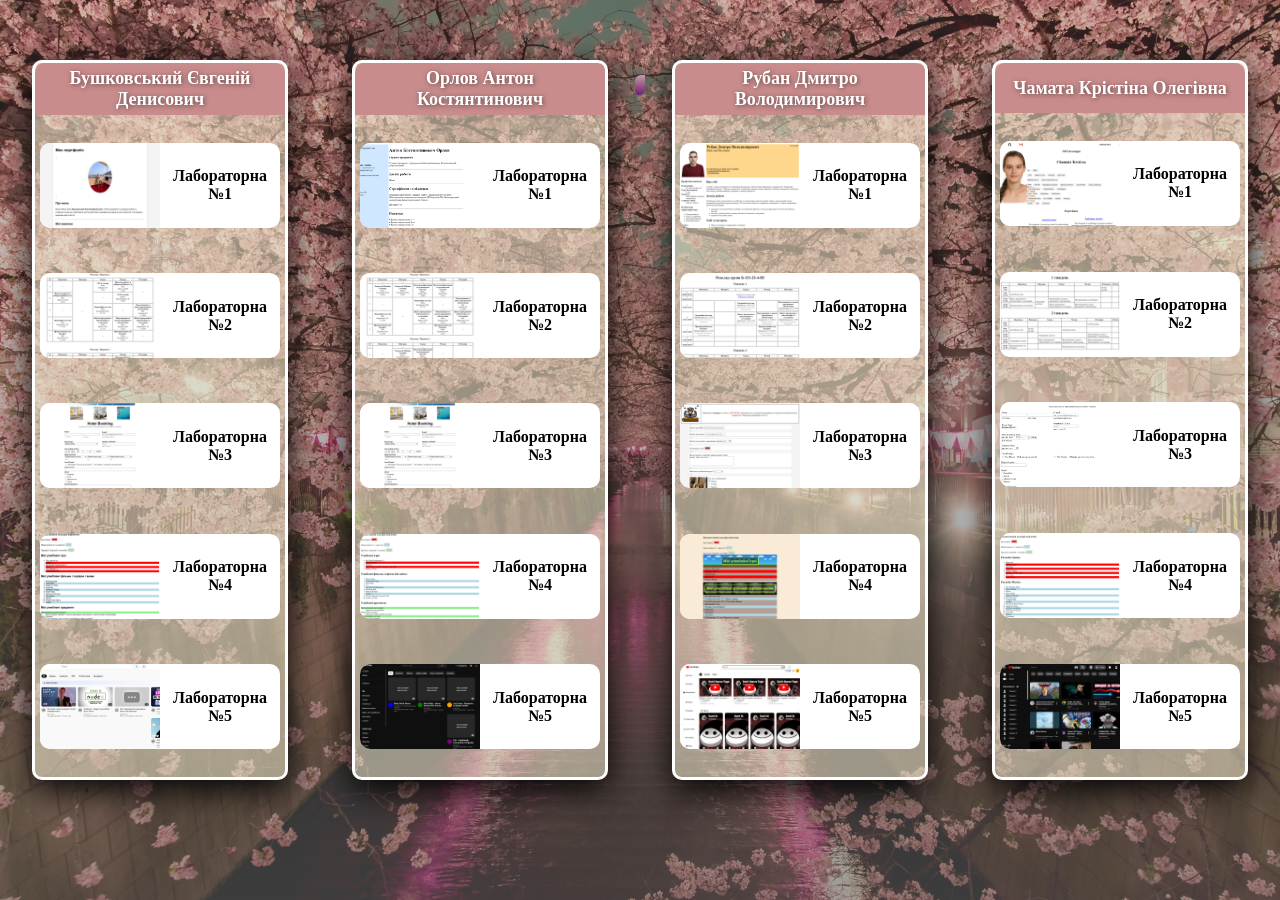
<file: StartPage/index.html>
<!DOCTYPE html>
<html>

<head>
    <title>Lab6</title>
    <link type="text/css" rel="stylesheet" href="css/style.css"/>
    <link rel="icon" type="image/x-icon" href="favicon1.ico">
    <script type="text/javascript" src="js/script.js" defer></script>
</head>

<body>
    <div class="main">
        <div class="labPresentation">
            <p class="pibPar">Бушковський Євгеній Денисович</p>

            <div class="labPresentationMain">
                <div class="labBlock">
                    <div class="labCard" onclick="openLabCard(this)">
                        <img class="labPreview" src="previewImages/Bush_E/Bush_E_Lab_1_Lab_1.1.png" alt="превью лр 1">
                        <p>Лабораторна №1</p>
                    </div>

                    <div class="labSubmenu">
                        <a href="../Bush_E/Lab_1/Lab_1.1.html" onmouseenter="changePreview(this, 'previewImages/Bush_E/Bush_E_Lab_1_Lab_1.1.png')">1.1</a>
                        <a href="../Bush_E/Lab_1/Lab_1.2.html" onmouseenter="changePreview(this, 'previewImages/Bush_E/Bush_E_Lab_1_Lab_1.2.png')">1.2</a>
                    </div>
                </div>

                <div class="labBlock">
                    <div class="labCard" onclick="openLabCard(this)">
                        <img class="labPreview" src="previewImages/Bush_E/Bush_E_Lab_2_Lab_2.1.png" alt="превью лр 2">
                        <p>Лабораторна №2</p>
                    </div>

                    <div class="labSubmenu">
                        <a href="../Bush_E/Lab_2/Lab_2.1.html" onmouseenter="changePreview(this, 'previewImages/Bush_E/Bush_E_Lab_2_Lab_2.1.png')">2.1</a>
                        <a href="../Bush_E/Lab_2/Lab_2.2.html" onmouseenter="changePreview(this, 'previewImages/Bush_E/Bush_E_Lab_2_Lab_2.2.png')">2.2</a>
                    </div>
                </div>

                <div class="labBlock">
                    <div class="labCard" onclick="openLabCard(this)">
                        <img class="labPreview" src="previewImages/Bush_E/Bush_E_Lab_3_Lab_3.1.png" alt="превью лр 3">
                        <p>Лабораторна №3</p>
                    </div>

                    <div class="labSubmenu">
                        <a href="../Bush_E/Lab_3/Lab_3.1.html" onmouseenter="changePreview(this, 'previewImages/Bush_E/Bush_E_Lab_3_Lab_3.1.png')">3.1</a>
                        <a href="../Bush_E/Lab_3/Lab_3.2.html" onmouseenter="changePreview(this, 'previewImages/Bush_E/Bush_E_Lab_3_Lab_3.2.png')">3.2</a>
                    </div>
                </div>

                <div class="labBlock">
                    <div class="labCard" onclick="openLabCard(this)">
                        <img class="labPreview" src="previewImages/Bush_E/Bush_E_Lab_4_Lab_4.1.png" alt="превью лр 4">
                        <p>Лабораторна №4</p>
                    </div>

                    <div class="labSubmenu">
                        <a href="../Lab_4/Lab_4.1/Bushkovskiy_4.1.html" onmouseenter="changePreview(this, 'previewImages/Bush_E/Bush_E_Lab_4_Lab_4.1.png')">4.1</a>
                        <a href="../Lab_4/Lab_4.2/Feb_Bushkovskiy.html" onmouseenter="changePreview(this, 'previewImages/Bush_E/Bush_E_Lab_4_Lab_4.2.png')">4.2</a>
                    </div>
                </div>

                <div class="labBlock">
                    <div class="labCard" onclick="openLabCard(this)">
                        <img class="labPreview" src="previewImages/Bush_E/Bush_E_Lab_5_Lab_5.1.png" alt="превью лр 5">
                        <p>Лабораторна №5</p>
                    </div>

                    <div class="labSubmenu">
                        <a href="../Bush_E/Lab_5/Lab_5.1.html" onmouseenter="changePreview(this, 'previewImages/Bush_E/Bush_E_Lab_5_Lab_5.1.png')">5.1</a>
                        <a href="../Bush_E/Lab_5/Lab_5.2/index.html" onmouseenter="changePreview(this, 'previewImages/Bush_E/Bush_E_Lab_5_Lab_5.2.png')">5.2</a>
                    </div>
                </div>
            </div>
        </div>

        <div class="labPresentation">
            <p class="pibPar">Орлов Антон Костянтинович</p>

            <div class="labPresentationMain">
                <div class="labBlock">
                    <div class="labCard" onclick="openLabCard(this)">
                        <img class="labPreview" src="previewImages/Or_A/Or_A_Lab_1_Lab_1.1.png" alt="превью лр 1">
                        <p>Лабораторна №1</p>
                    </div>

                    <div class="labSubmenu">
                        <a href="../Or_A/Lab_1/Lab_1.1.html" onmouseenter="changePreview(this, 'previewImages/Or_A/Or_A_Lab_1_Lab_1.1.png')">1.1</a>
                        <a href="../Or_A/Lab_1/Lab_1.2.html" onmouseenter="changePreview(this, 'previewImages/Or_A/Or_A_Lab_1_Lab_1.2.png')">1.2</a>
                    </div>
                </div>

                <div class="labBlock">
                    <div class="labCard" onclick="openLabCard(this)">
                        <img class="labPreview" src="previewImages/Or_A/Or_A_Lab_2_Lab_2.1.png" alt="превью лр 2">
                        <p>Лабораторна №2</p>
                    </div>

                    <div class="labSubmenu">
                        <a href="../Or_A/Lab_2/Lab_2.1.html" onmouseenter="changePreview(this, 'previewImages/Or_A/Or_A_Lab_2_Lab_2.1.png')">2.1</a>
                        <a href="../Or_A/Lab_2/Lab_2.2.html" onmouseenter="changePreview(this, 'previewImages/Or_A/Or_A_Lab_2_Lab_2.2.png')">2.2</a>
                    </div>
                </div>

                <div class="labBlock">
                    <div class="labCard" onclick="openLabCard(this)">
                        <img class="labPreview" src="previewImages/Or_A/Or_A_Lab_3_Lab_3.1.png" alt="превью лр 3">
                        <p>Лабораторна №3</p>
                    </div>

                    <div class="labSubmenu">
                        <a href="../Or_A/Lab_3/Lab_3.1.html" onmouseenter="changePreview(this, 'previewImages/Or_A/Or_A_Lab_3_Lab_3.1.png')">3.1</a>
                        <a href="../Or_A/Lab_3/Lab_3.2.html" onmouseenter="changePreview(this, 'previewImages/Or_A/Or_A_Lab_3_Lab_3.2.png')">3.2</a>
                    </div>
                </div>

                <div class="labBlock">
                    <div class="labCard" onclick="openLabCard(this)">
                        <img class="labPreview" src="previewImages/Or_A/Or_A_Lab_4_Lab_4.1.png" alt="превью лр 4">
                        <p>Лабораторна №4</p>
                    </div>

                    <div class="labSubmenu">
                        <a href="../Lab_4/Lab_4.1/Orlov_4.1.html" onmouseenter="changePreview(this, 'previewImages/Or_A/Or_A_Lab_4_Lab_4.1.png')">4.1</a>
                        <a href="../Lab_4/Lab_4.2/Nov_Orlov.html" onmouseenter="changePreview(this, 'previewImages/Or_A/Or_A_Lab_4_Lab_4.2.png')">4.2</a>
                    </div>
                </div>

                <div class="labBlock">
                    <div class="labCard" onclick="openLabCard(this)">
                        <img class="labPreview" src="previewImages/Or_A/Or_A_Lab_5_Lab_5.1.png" alt="превью лр 5">
                        <p>Лабораторна №5</p>
                    </div>

                    <div class="labSubmenu">
                        <a href="../Or_A/Lab_5/Lab_5.1.html" onmouseenter="changePreview(this, 'previewImages/Or_A/Or_A_Lab_5_Lab_5.1.png')">5.1</a>
                        <a href="../Or_A/Lab_5/Lab_5.2/index.html" onmouseenter="changePreview(this, 'previewImages/Or_A/Or_A_Lab_5_Lab_5.2.png')">5.2</a>
                    </div>
                </div>
            </div>
        </div>

        <div class="labPresentation">
            <p class="pibPar">Рубан Дмитро Володимирович</p>

            <div class="labPresentationMain">
                <div class="labBlock">
                    <div class="labCard" onclick="openLabCard(this)">
                        <img class="labPreview" src="previewImages/Rub_D/Rub_D_Lab_1_Lab_1.1.png" alt="превью лр 1">
                        <p>Лабораторна №1</p>
                    </div>

                    <div class="labSubmenu">
                        <a href="../Rub_D/Lab_1/Lab_1.1.html" onmouseenter="changePreview(this, 'previewImages/Rub_D/Rub_D_Lab_1_Lab_1.1.png')">1.1</a>
                        <a href="../Rub_D/Lab_1/chess/Lab_1.2.html" onmouseenter="changePreview(this, 'previewImages/Rub_D/Rub_D_Lab_1_Lab_1.2.png')">1.2</a>
                    </div>
                </div>

                <div class="labBlock">
                    <div class="labCard" onclick="openLabCard(this)">
                        <img class="labPreview" src="previewImages/Rub_D/Rub_D_Lab_2_Lab_2.1.png" alt="превью лр 2">
                        <p>Лабораторна №2</p>
                    </div>

                    <div class="labSubmenu">
                        <a href="../Rub_D/Lab_2/schedule.html" onmouseenter="changePreview(this, 'previewImages/Rub_D/Rub_D_Lab_2_Lab_2.1.png')">2.1</a>
                        <a href="../Rub_D/Lab_2/googlePage.html" onmouseenter="changePreview(this, 'previewImages/Rub_D/Rub_D_Lab_2_Lab_2.2.png')">2.2</a>
                    </div>
                </div>

                <div class="labBlock">
                    <div class="labCard" onclick="openLabCard(this)">
                        <img class="labPreview" src="previewImages/Rub_D/Rub_D_Lab_3_Lab_3.1.png" alt="превью лр 3">
                        <p>Лабораторна №3</p>
                    </div>

                    <div class="labSubmenu">
                        <a href="../Rub_D/Lab_3/hotel.html" onmouseenter="changePreview(this, 'previewImages/Rub_D/Rub_D_Lab_3_Lab_3.1.png')">3.1</a>
                        <a href="../Rub_D/Lab_3/poll.html" onmouseenter="changePreview(this, 'previewImages/Rub_D/Rub_D_Lab_3_Lab_3.2.png')">3.2</a>
                    </div>
                </div>

                <div class="labBlock">
                    <div class="labCard" onclick="openLabCard(this)">
                        <img class="labPreview" src="previewImages/Rub_D/Rub_D_Lab_4_Lab_4.1.png" alt="превью лр 4">
                        <p>Лабораторна №4</p>
                    </div>

                    <div class="labSubmenu">
                        <a href="../Lab_4/Lab_4.1/Ruban_4.1.html" onmouseenter="changePreview(this, 'previewImages/Rub_D/Rub_D_Lab_4_Lab_4.1.png')">4.1</a>
                        <a href="../Lab_4/Lab_4.2/Mar_Ruban.html" onmouseenter="changePreview(this, 'previewImages/Rub_D/Rub_D_Lab_4_Lab_4.2.png')">4.2</a>
                    </div>
                </div>

                <div class="labBlock">
                    <div class="labCard" onclick="openLabCard(this)">
                        <img class="labPreview" src="previewImages/Rub_D/Rub_D_Lab_5_Lab_5.1.png" alt="превью лр 5">
                        <p>Лабораторна №5</p>
                    </div>

                    <div class="labSubmenu">
                        <a href="../Rub_D/Lab_5/Lab_5.1/index.html" onmouseenter="changePreview(this, 'previewImages/Rub_D/Rub_D_Lab_5_Lab_5.1.png')">5.1</a>
                        <a href="../Rub_D/Lab_5/Lab_5.2/index.html" onmouseenter="changePreview(this, 'previewImages/Rub_D/Rub_D_Lab_5_Lab_5.2.png')">5.2</a>
                    </div>
                </div>
            </div>
        </div>

        <div class="labPresentation">
            <p class="pibPar">Чамата Крістіна Олегівна</p>

            <div class="labPresentationMain">
                <div class="labBlock">
                    <div class="labCard" onclick="openLabCard(this)">
                        <img class="labPreview" src="previewImages/Ch_K/Ch_K_Lab_1_Lab_1.1.png" alt="превью лр 1">
                        <p>Лабораторна №1</p>
                    </div>

                    <div class="labSubmenu">
                        <a href="../Ch_K/Lab_1/lab_1.1.html" onmouseenter="changePreview(this, 'previewImages/Ch_K/Ch_K_Lab_1_Lab_1.1.png')">1.1</a>
                        <a href="../Ch_K/Lab_1/lab_1.2.html" onmouseenter="changePreview(this, 'previewImages/Ch_K/Ch_K_Lab_1_Lab_1.2.png')">1.2</a>
                    </div>
                </div>

                <div class="labBlock">
                    <div class="labCard" onclick="openLabCard(this)">
                        <img class="labPreview" src="previewImages/Ch_K/Ch_K_Lab_2_Lab_2.1.png" alt="превью лр 2">
                        <p>Лабораторна №2</p>
                    </div>

                    <div class="labSubmenu">
                        <a href="../Ch_K/Lab_2/lab_2.1.html" onmouseenter="changePreview(this, 'previewImages/Ch_K/Ch_K_Lab_2_Lab_2.1.png')">2.1</a>
                        <a href="../Ch_K/Lab_2/lab_2.2/lab_2.2.html" onmouseenter="changePreview(this, 'previewImages/Ch_K/Ch_K_Lab_2_Lab_2.2.png')">2.2</a>
                    </div>
                </div>

                <div class="labBlock">
                    <div class="labCard" onclick="openLabCard(this)">
                        <img class="labPreview" src="previewImages/Ch_K/Ch_K_Lab_3_Lab_3.1.png" alt="превью лр 3">
                        <p>Лабораторна №3</p>
                    </div>

                    <div class="labSubmenu">
                        <a href="../Ch_K/Lab_3/lab_3.1.html" onmouseenter="changePreview(this, 'previewImages/Ch_K/Ch_K_Lab_3_Lab_3.1.png')">3.1</a>
                        <a href="../Ch_K/Lab_3/lab_3.2.html" onmouseenter="changePreview(this, 'previewImages/Ch_K/Ch_K_Lab_3_Lab_3.2.png')">3.2</a>
                    </div>
                </div>

                <div class="labBlock">
                    <div class="labCard" onclick="openLabCard(this)">
                        <img class="labPreview" src="previewImages/Ch_K/Ch_K_Lab_4_Lab_4.1.png" alt="превью лр 4">
                        <p>Лабораторна №4</p>
                    </div>

                    <div class="labSubmenu">
                        <a href="../Lab_4/Lab_4.1/Chamata_4.1.html" onmouseenter="changePreview(this, 'previewImages/Ch_K/Ch_K_Lab_4_Lab_4.1.png')">4.1</a>
                        <a href="../Lab_4/Lab_4.2/Sep_Chamata.html" onmouseenter="changePreview(this, 'previewImages/Ch_K/Ch_K_Lab_4_Lab_4.2.png')">4.2</a>
                    </div>
                </div>

                <div class="labBlock">
                    <div class="labCard" onclick="openLabCard(this)">
                        <img class="labPreview" src="previewImages/Ch_K/Ch_K_Lab_5_Lab_5.1.png" alt="превью лр 5">
                        <p>Лабораторна №5</p>
                    </div>

                    <div class="labSubmenu">
                        <a href="../Ch_K/Lab_5/Lab_5.1/index.html" onmouseenter="changePreview(this, 'previewImages/Ch_K/Ch_K_Lab_5_Lab_5.1.png')">5.1</a>
                        <a href="../Ch_K/Lab_5/Lab_5.2/index.html" onmouseenter="changePreview(this, 'previewImages/Ch_K/Ch_K_Lab_5_Lab_5.2.png')">5.2</a>
                    </div>
                </div>
            </div>
        </div>
    </div>
</body>

</html>
</file>
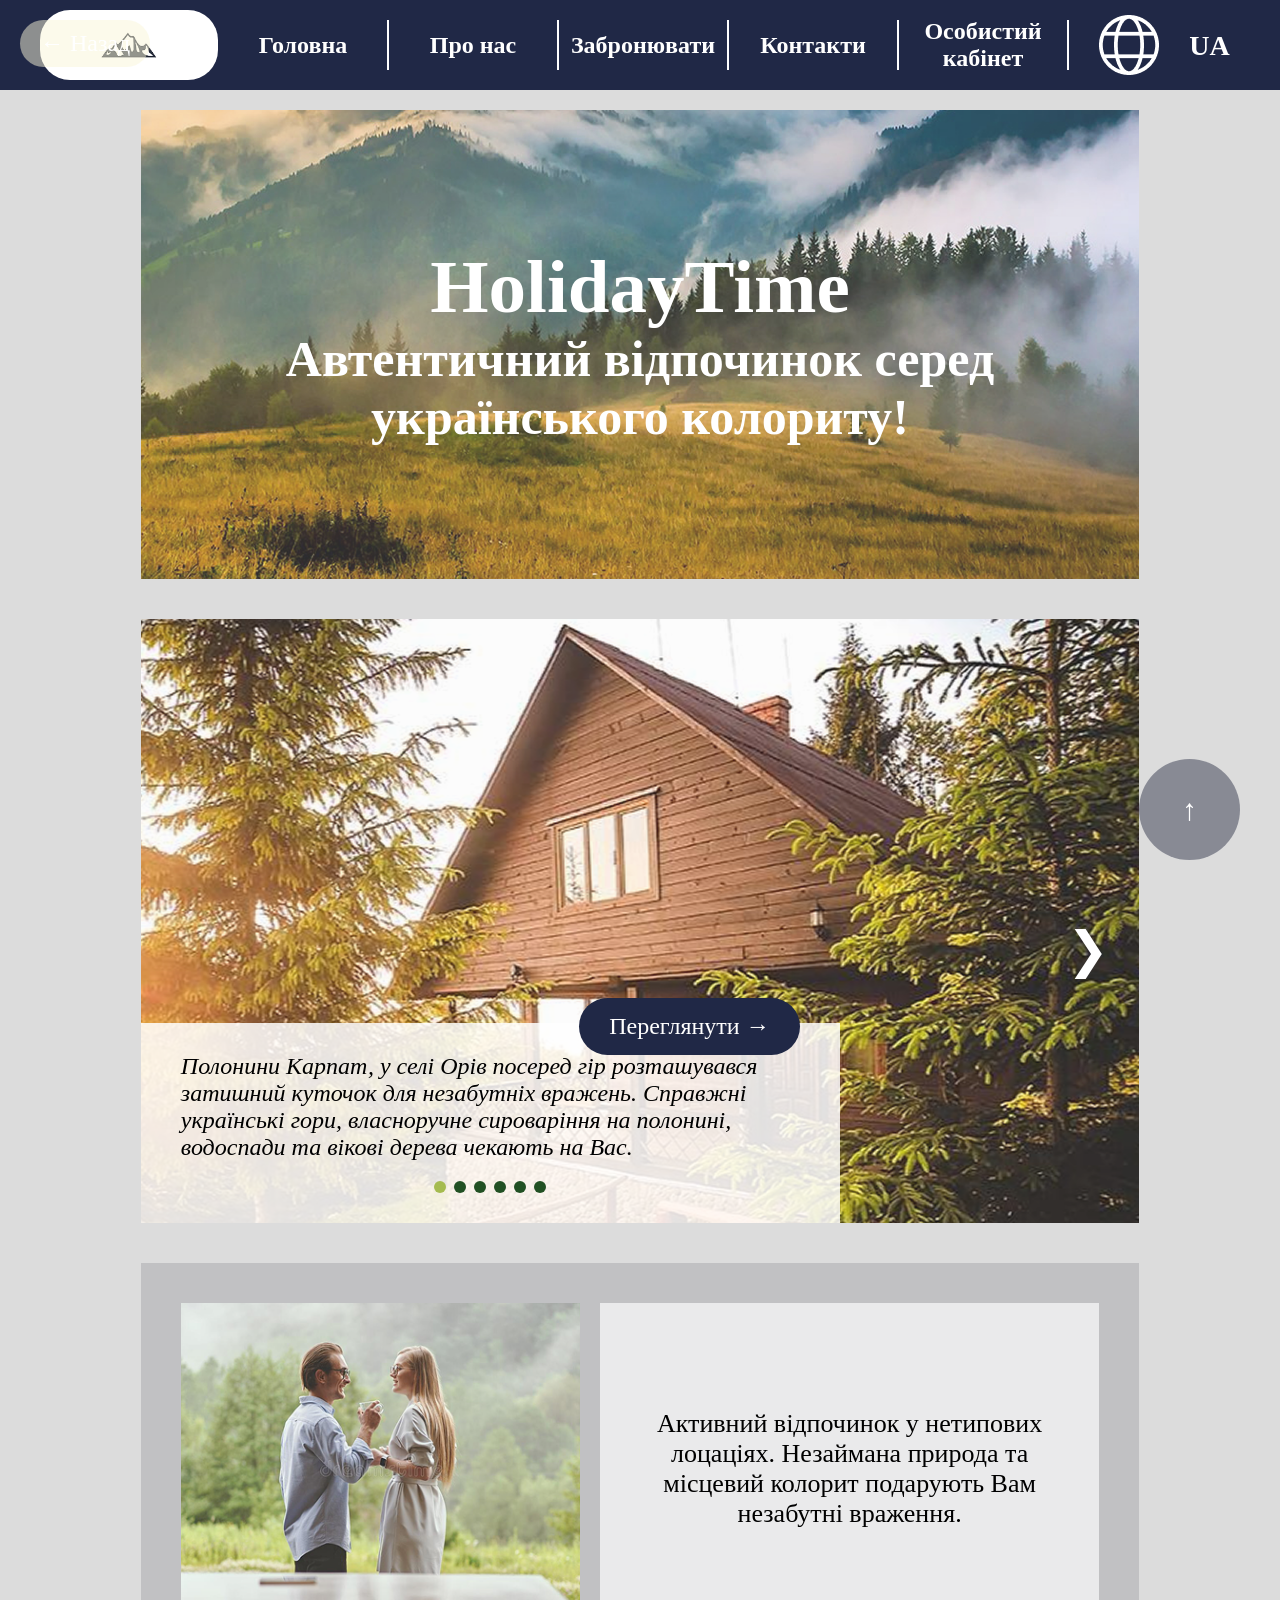
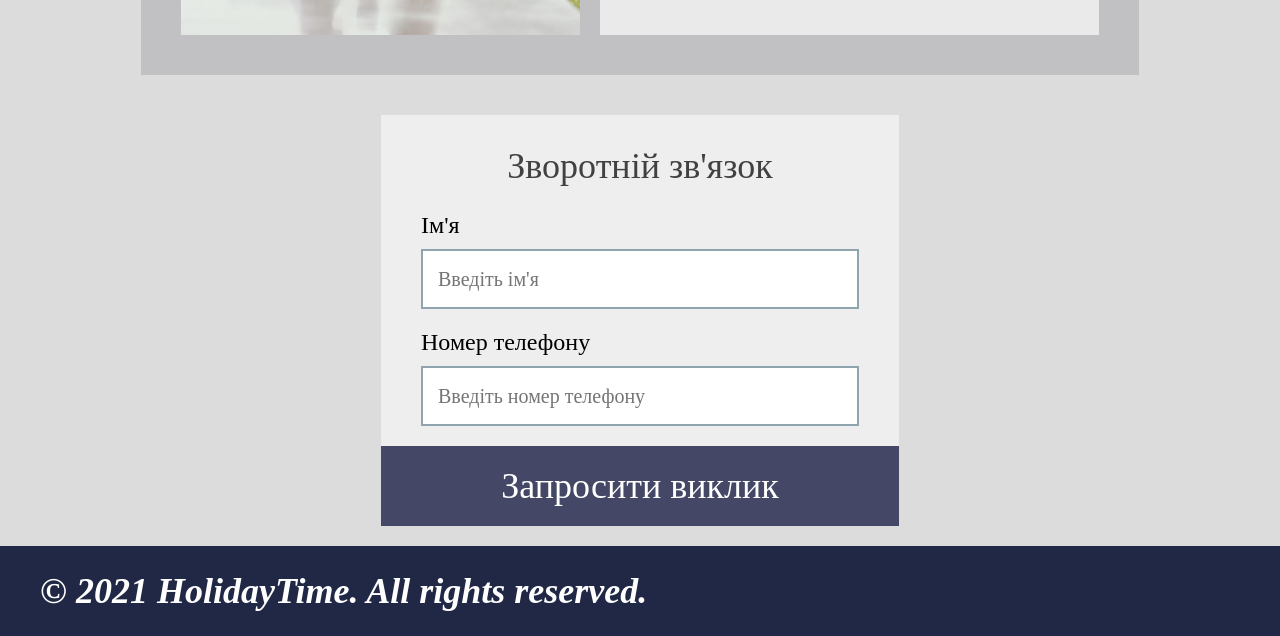
<file: Bush_E/Lab_5/Lab_5.2/index.html>
<!DOCTYPE html>
<html lang="en">

<head>
    <title>HolidayTime</title>
    <link rel="icon" type="image/x-icon" href="./images/mountain.png">
    <link type="text/css" rel="stylesheet" href="./css/mainStyles.css"/>
    <link type="text/css" rel="stylesheet" href="./css/style.css"/>
    <link type="text/css" rel="stylesheet" href="/mainStyles.css"/>
</head>

<body>
   <header>
        <a href="/StartPage/index.html" class="backButton">&#8592; Назад</a>
        <a href="#" class="mountainButton">
            <img class="mountainIcon" src="./images/mountain.png">
        </a>
        
        <div class="navigationMenu">
            <a href="#" class="menuLinkButton">Головна</a>
            <a href="AboutUs.html" class="menuLinkButton">Про нас</a>
            <a href="booking.html" class="menuLinkButton">Забронювати</a>
            <a href="contacts.html" class="menuLinkButton">Контакти</a>
            <a href="personal.html" class="menuLinkButton">Особистий кабінет</a>

            <div class="selectWrap">
                <img class="globusLang" src="./images/globus.png">
                <select class="langSelect">
                    <option>UA</option>
                    <option>FR</option>
                    <option>EN</option>
                </select>
            </div>
        </div>
   </header>

    <div class="main">
        <p class="logoText">
            <span class="companyName">HolidayTime</span>
            Автентичний відпочинок серед українського колориту!
        </p>
        
        <a href="#" class="toTop">&#8593;</a>
        
        <div class="previewBlock">
            <div class="nextArrow">&#10095;</div>

            <div class="descriptionBox">
                <p class="descriptionText">
                    Полонини Карпат, у селі Орів посеред гір розташувався затишний куточок для незабутніх вражень. Справжні українські гори, власноручне сироваріння на полонині, водоспади та вікові дерева чекають на Вас.
                </p>
                <a href="bookingHouse.html" class="viewButton">Переглянути &rarr;</a>
                
                <div class="paginationDots">
                    <span id="activeDot" class="dot"></span>
                    <span class="dot"></span>
                    <span class="dot"></span>
                    <span class="dot"></span>
                    <span class="dot"></span>
                    <span class="dot"></span>
                </div>
            </div>
        </div>

        <div class="agitationBlock">
            <img class="agitationImage" src='./images/agitation.png'>
            <p class="agitationText">Активний відпочинок у нетипових лоцаціях. Незаймана природа та місцевий колорит подарують Вам незабутні враження.</p>
        </div>

        <form class="feedBack" action="hahaFile.php" method="post">
            <p class="feedBackTitle">Зворотній зв'язок</p>
            
            <div class="inputGroup">
                <label for="name">Ім'я</label>
                <input type="text" id="name" name="name" required placeholder="Введіть ім'я">
            </div>

            <div class="inputGroup">
                <label for="phone">Номер телефону</label>
                <input type="text" id="phone" name="phone" required placeholder="Введіть номер телефону">
            </div>

            <input class="feedBackSubmit" type="submit" value="Запросити виклик">
        </form>
    </div>

    <footer>
        © 2021 HolidayTime.  All rights reserved.
    </footer>
</body>

</html>
</file>
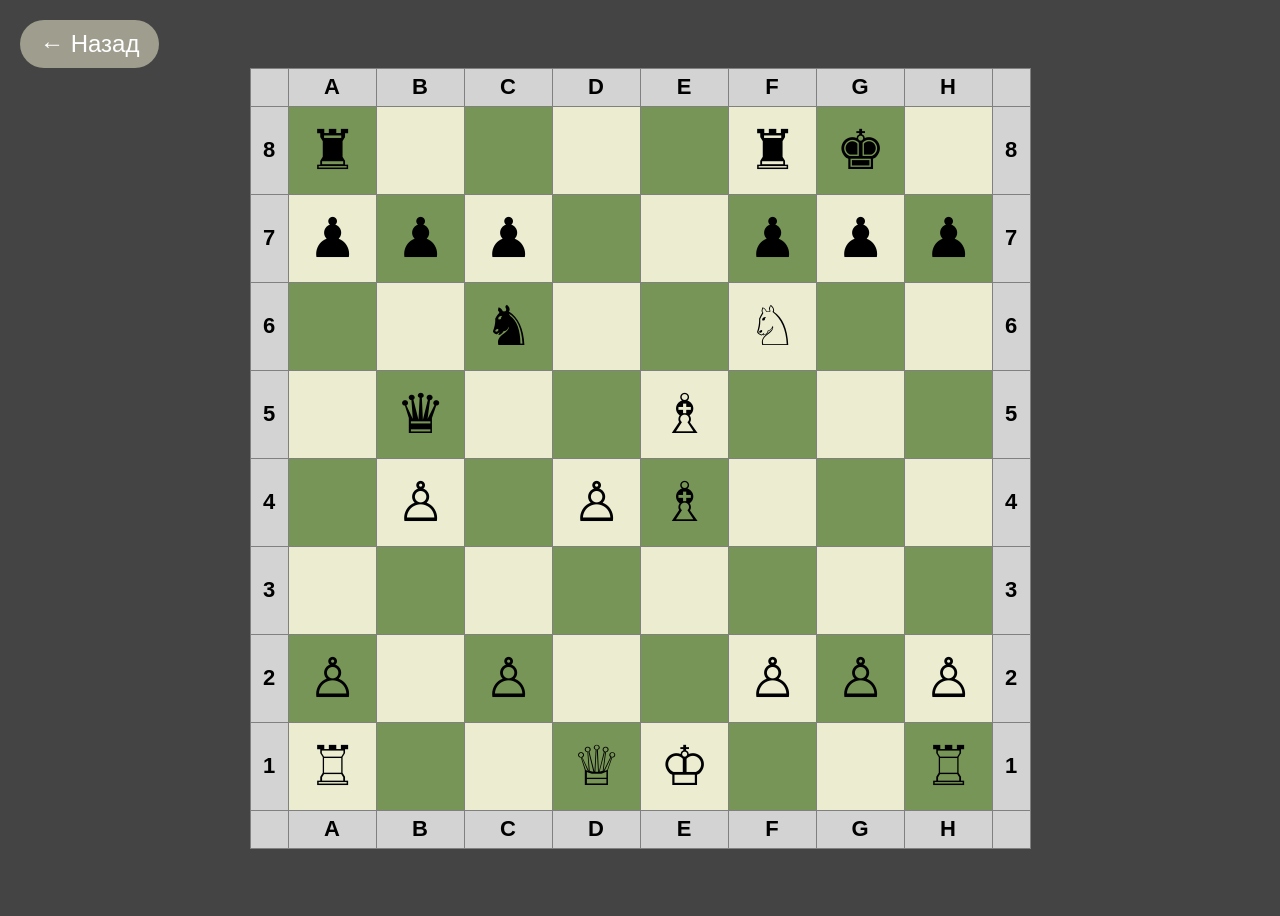
<file: Bush_E/Lab_1/Lab_1.2.html>
<!DOCTYPE html>
<html lang="uk">
<head>
    <meta charset="UTF-8">
    <title>Шахи</title>

    <style>

        body{
            display:flex;
            justify-content:center;
            align-items:center;
            height:100vh;
            background:#444;
            font-family:Arial;
        }

        table{
            border-collapse:collapse;
            background:white;
        }

        td{
            width:85px;
            height:85px;
            text-align:center;
            vertical-align:middle;
            font-size:55px;
            cursor:pointer;
            user-select:none;
        }

        .white{
            background:#ebecd0;
        }

        .black{
            background:#779556;
        }

        .coords{
            background:#d3d3d3;
            font-size:22px;
            font-weight:bold;
            width:35px;
            height:35px;
            cursor:default;
        }

        .selected{
            background:yellow !important;
        }

    </style>
    <link type="text/css" rel="stylesheet" href="/mainStyles.css"/>
</head>

<body>
    <a href="/StartPage/index.html" class="backButton">&#8592; Назад</a>

    <table border="1" id="board">
        <tr>
            <td class="coords"></td>

            <td class="coords">A</td>
            <td class="coords">B</td>
            <td class="coords">C</td>
            <td class="coords">D</td>
            <td class="coords">E</td>
            <td class="coords">F</td>
            <td class="coords">G</td>
            <td class="coords">H</td>

            <td class="coords"></td>
        </tr>

        <tr>
            <td class="coords">8</td>

            <td class="black">♜</td>
            <td class="white"></td>
            <td class="black"></td>
            <td class="white"></td>
            <td class="black"></td>
            <td class="white">♜</td>
            <td class="black">♚</td>
            <td class="white"></td>

            <td class="coords">8</td>
        </tr>

        <tr>
            <td class="coords">7</td>

            <td class="white">♟</td>
            <td class="black">♟</td>
            <td class="white">♟</td>
            <td class="black"></td>
            <td class="white"></td>
            <td class="black">♟</td>
            <td class="white">♟</td>
            <td class="black">♟</td>

            <td class="coords">7</td>
        </tr>

        <tr>
            <td class="coords">6</td>

            <td class="black"></td>
            <td class="white"></td>
            <td class="black">♞</td>
            <td class="white"></td>
            <td class="black"></td>
            <td class="white">♘</td>
            <td class="black"></td>
            <td class="white"></td>

            <td class="coords">6</td>
        </tr>

        <tr>
            <td class="coords">5</td>

            <td class="white"></td>
            <td class="black">♛</td>
            <td class="white"></td>
            <td class="black"></td>
            <td class="white">♗</td>
            <td class="black"></td>
            <td class="white"></td>
            <td class="black"></td>

            <td class="coords">5</td>
        </tr>

        <tr>
            <td class="coords">4</td>

            <td class="black"></td>
            <td class="white">♙</td>
            <td class="black"></td>
            <td class="white">♙</td>
            <td class="black">♗</td>
            <td class="white"></td>
            <td class="black"></td>
            <td class="white"></td>

            <td class="coords">4</td>
        </tr>

        <tr>
            <td class="coords">3</td>

            <td class="white"></td>
            <td class="black"></td>
            <td class="white"></td>
            <td class="black"></td>
            <td class="white"></td>
            <td class="black"></td>
            <td class="white"></td>
            <td class="black"></td>

            <td class="coords">3</td>
        </tr>

        <tr>
            <td class="coords">2</td>

            <td class="black">♙</td>
            <td class="white"></td>
            <td class="black">♙</td>
            <td class="white"></td>
            <td class="black"></td>
            <td class="white">♙</td>
            <td class="black">♙</td>
            <td class="white">♙</td>

            <td class="coords">2</td>
        </tr>

        <tr>
            <td class="coords">1</td>

            <td class="white">♖</td>
            <td class="black"></td>
            <td class="white"></td>
            <td class="black">♕</td>
            <td class="white">♔</td>
            <td class="black"></td>
            <td class="white"></td>
            <td class="black">♖</td>

            <td class="coords">1</td>
        </tr>

        <tr>
            <td class="coords"></td>

            <td class="coords">A</td>
            <td class="coords">B</td>
            <td class="coords">C</td>
            <td class="coords">D</td>
            <td class="coords">E</td>
            <td class="coords">F</td>
            <td class="coords">G</td>
            <td class="coords">H</td>

            <td class="coords"></td>
        </tr>

    </table>

    <script>

        let selectedCell = null;

        const cells = document.querySelectorAll("#board td");

        cells.forEach(cell => {

            if(cell.classList.contains("coords")){
                return;
            }

            cell.addEventListener("click", function(){


                if(selectedCell === null){

                    if(cell.innerHTML.trim() !== ""){

                        selectedCell = cell;
                        cell.classList.add("selected");
                    }

                }else{

                    if(selectedCell === cell){

                        selectedCell.classList.remove("selected");
                        selectedCell = null;

                        return;
                    }

                    cell.innerHTML = selectedCell.innerHTML;

                    selectedCell.innerHTML = "";

                    selectedCell.classList.remove("selected");

                    selectedCell = null;
                }

            });

        });

    </script>

</body>
</html>
</file>
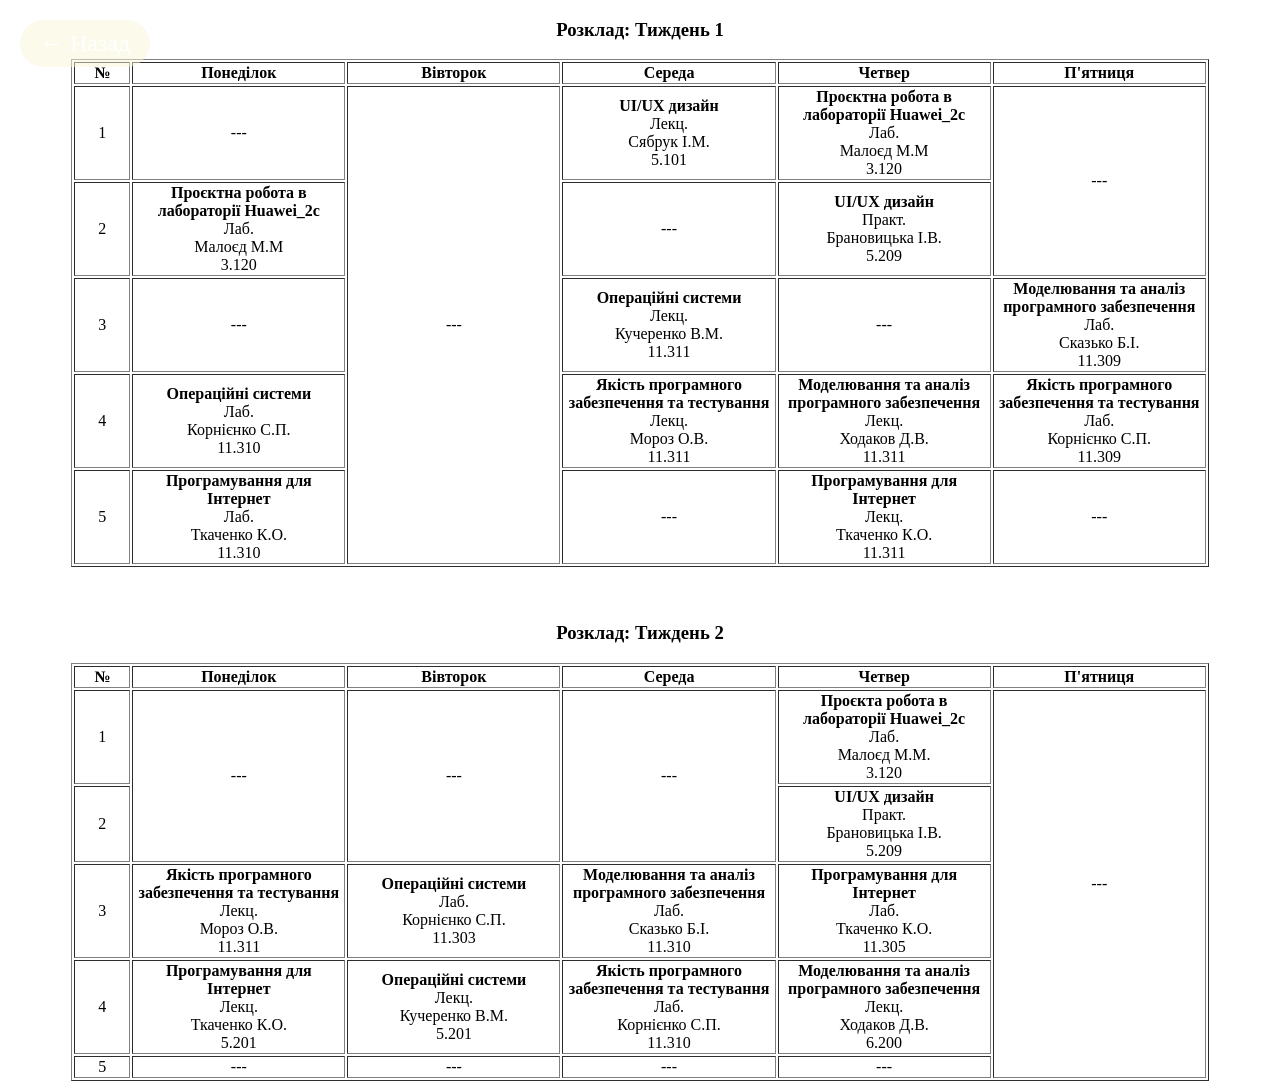
<file: Bush_E/Lab_2/Lab_2.1.html>
<!DOCTYPE html>
<html>
<head>
    <meta charset="UTF-8">
    <title>Розклад занять</title>
    <link type="text/css" rel="stylesheet" href="/mainStyles.css"/>
</head>

<body>
    <a href="/StartPage/index.html" class="backButton">&#8592; Назад</a>

    <h3 align="center">Розклад: Тиждень 1</h3>
    <table border="1" align="center" width="90%">
        <tr align="center">
            <th width="5%">№</th>
            <th width="19%">Понеділок</th>
            <th width="19%">Вівторок</th>
            <th width="19%">Середа</th>
            <th width="19%">Четвер</th>
            <th width="19%">П'ятниця</th>
        </tr>
        <tr align="center">
            <td>1</td>
            <td>---</td>
            <td rowspan="5">---</td>
            <td><b>UI/UX дизайн</b><br>Лекц.<br>Сябрук І.М.<br>5.101</td>
            <td><b>Проєктна робота в лабораторії Huawei_2c</b><br>Лаб.<br>Малоєд М.М<br>3.120</td>
            <td rowspan="2">---</td>
         </tr>
        <tr align="center">
            <td>2</td>
            <td><b>Проєктна робота в лабораторії Huawei_2c</b><br>Лаб.<br>Малоєд М.М<br>3.120</td>
            <td>---</td>
            <td><b>UI/UX дизайн</b><br>Практ.<br>Брановицька І.В.<br>5.209</td>
         </tr>
        <tr align="center">
            <td>3</td>
            <td>---</td>
            <td><b>Операційні системи</b><br>Лекц.<br>Кучеренко В.М.<br>11.311</td>
            <td>---</td>
            <td><b>Моделювання та аналіз програмного забезпечення</b><br>Лаб.<br>Сказько Б.І.<br>11.309</td>
         </tr>
        <tr align="center">
            <td>4</td>
            <td><b>Операційні системи</b><br>Лаб.<br>Корнієнко С.П.<br>11.310</td>
            <td><b>Якість програмного забезпечення та тестування</b><br>Лекц.<br>Мороз О.В.<br>11.311</td>
            <td><b>Моделювання та аналіз програмного забезпечення</b><br>Лекц.<br>Ходаков Д.В.<br>11.311</td>
            <td><b>Якість програмного забезпечення та тестування</b><br>Лаб.<br>Корнієнко С.П.<br>11.309</td>
         </tr>
        <tr align="center">
            <td>5</td>
            <td><b>Програмування для Інтернет</b><br>Лаб.<br>Ткаченко К.О.<br>11.310</td>
            <td>---</td>
            <td><b>Програмування для Інтернет</b><br>Лекц.<br>Ткаченко К.О.<br>11.311</td>
            <td>---</td>
         </tr>
     </table>

    <br><br> 

    <h3 align="center">Розклад: Тиждень 2</h3>
    <table border="1" align="center" width="90%">
        <tr align="center">
            <th width="5%">№</th>
            <th width="19%">Понеділок</th>
            <th width="19%">Вівторок</th>
            <th width="19%">Середа</th>
            <th width="19%">Четвер</th>
            <th width="19%">П'ятниця</th>
         </tr>
        <tr align="center">
            <td>1</td>
            <td rowspan="2">---</td>
            <td rowspan="2">---</td>
            <td rowspan="2">---</td>
            <td><b>Проєкта робота в лабораторії Huawei_2c</b><br>Лаб.<br>Малоєд М.М.<br>3.120</td>
            <td rowspan="5">---</td>
         </tr>
        <tr align="center">
            <td>2</td>
            <td><b>UI/UX дизайн</b><br>Практ.<br>Брановицька І.В.<br>5.209</td>
         </tr>
        <tr align="center">
            <td>3</td>
            <td><b>Якість програмного забезпечення та тестування</b><br>Лекц.<br>Мороз О.В.<br>11.311</td>
            <td><b>Операційні системи</b><br>Лаб.<br>Корнієнко С.П.<br>11.303</td>
            <td><b>Моделювання та аналіз програмного забезпечення</b><br>Лаб.<br>Сказько Б.І.<br>11.310</td>
            <td><b>Програмування для Інтернет</b><br>Лаб.<br>Ткаченко К.О.<br>11.305</td>
         </tr>
        <tr align="center">
            <td>4</td>
            <td><b>Програмування для Інтернет</b><br>Лекц.<br>Ткаченко К.О.<br>5.201</td>
            <td><b>Операційні системи</b><br>Лекц.<br>Кучеренко В.М.<br>5.201</td>
            <td><b>Якість програмного забезпечення та тестування</b><br>Лаб.<br>Корнієнко С.П.<br>11.310</td>
            <td><b>Моделювання та аналіз програмного забезпечення</b><br>Лекц.<br>Ходаков Д.В.<br>6.200</td>
         </tr>
        <tr align="center">
            <td>5</td>
            <td>---</td>
            <td>---</td>
            <td>---</td>
            <td>---</td>
         </tr>
     </table>
</body>
</html>
</file>
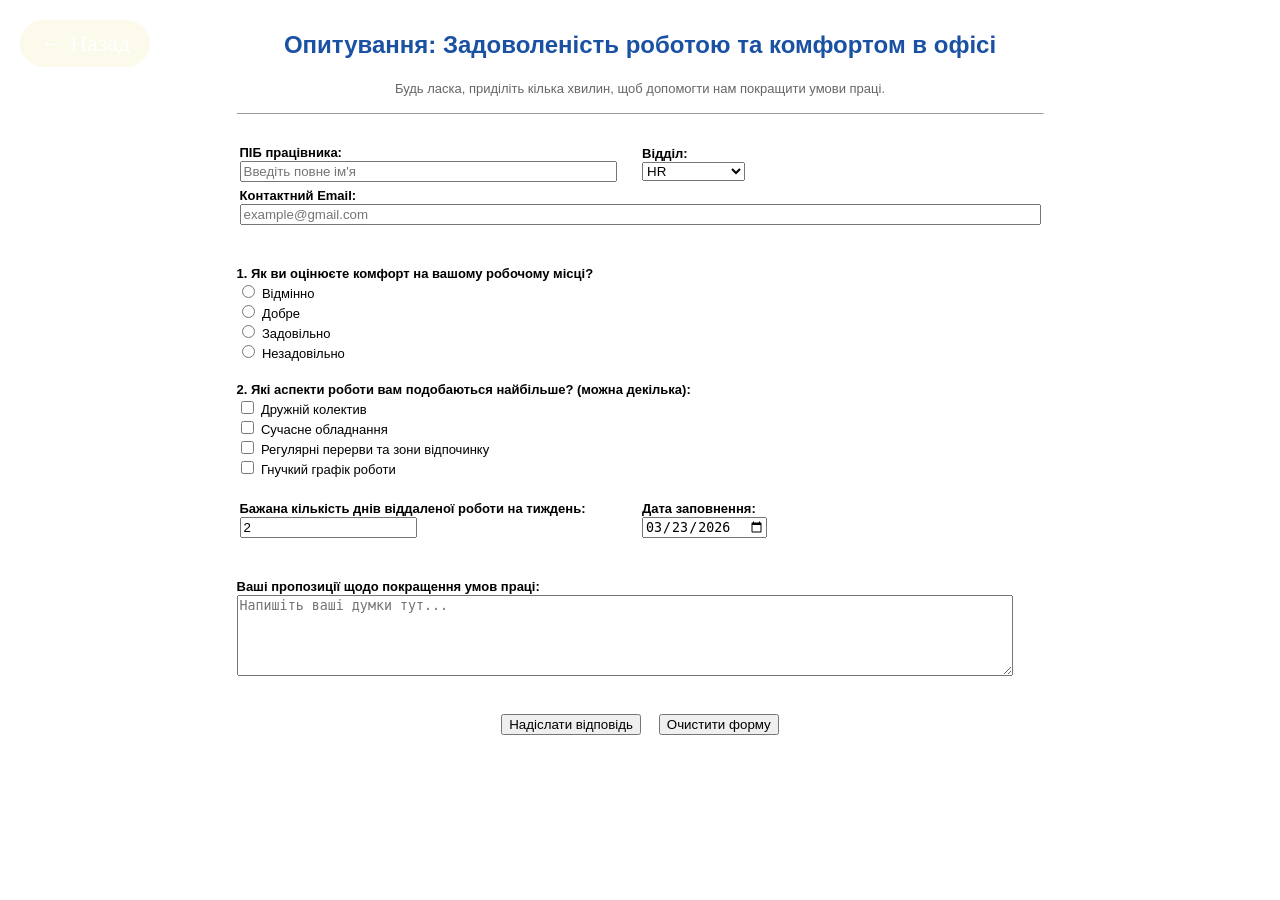
<file: Bush_E/Lab_3/Lab_3.2.html>
<!DOCTYPE html>
<head>
    <link type="text/css" rel="stylesheet" href="/mainStyles.css"/>
</head>

<body>
    <a href="/StartPage/index.html" class="backButton">&#8592; Назад</a>

    <font face="Arial">
        <table width="700" align="center">
            <tr>
                <td>
                    <h2 align="center"><font color="#1a51a3">Опитування: Задоволеність роботою та комфортом в офісі</font></h2>
                    <p align="center"><font size="2" color="#666">Будь ласка, приділіть кілька хвилин, щоб допомогти нам покращити умови праці.</font></p>
                    <hr size="1">
                    <br>
                    
                    <form>
                        <table width="100%">
                            <tr>
                                <td width="50%">
                                    <font size="2"><b>ПІБ працівника:</b></font>
                                    <br>
                                    <input type="text" name="employee_name" placeholder="Введіть повне ім'я" size="45">
                                </td>
                                <td width="50%">
                                    <font size="2"><b>Відділ:</b></font>
                                    <br>
                                    <select name="department">
                                        <option value="hr">HR</option>
                                        <option value="it">IT</option>
                                        <option value="sales">Продажі</option>
                                        <option value="marketing">Маркетинг</option>
                                        <option value="finance">Фінанси</option>
                                        <option value="operations">Операційний</option>
                                    </select>
                                </td>
                            </tr>
                            <tr>
                                <td colspan="2">
                                    <font size="2"><b>Контактний Email:</b></font><br>
                                    <input type="email" name="email" placeholder="example@gmail.com" size="98">
                                </td>
                            </tr>
                        </table>

                        <br><br>
                        
                        <font size="2"><b>1. Як ви оцінюєте комфорт на вашому робочому місці?</b></font><br>
                        <input type="radio" name="rating" value="5" id="r5"> 
                        <label for="r5"><font size="2">Відмінно</font></label>
                        <br>
                        <input type="radio" name="rating" value="4" id="r4"> 
                        <label for="r4"><font size="2">Добре</font></label>
                        <br>
                        <input type="radio" name="rating" value="3" id="r3"> 
                        <label for="r3"><font size="2">Задовільно</font></label>
                        <br>
                        <input type="radio" name="rating" value="2" id="r2"> 
                        <label for="r2"><font size="2">Незадовільно</font></label>

                        <br><br>
                        
                        <font size="2"><b>2. Які аспекти роботи вам подобаються найбільше? (можна декілька):</b></font>
                        <br>
                        <input type="checkbox" name="fav" value="team" id="c1">
                        <label for="c1"><font size="2">Дружній колектив</font></label>
                        <br>
                        <input type="checkbox" name="fav" value="equipment" id="c2">
                        <label for="c2"><font size="2">Сучасне обладнання</font></label>
                        <br>
                        <input type="checkbox" name="fav" value="breaks" id="c3">
                        <label for="c3"><font size="2">Регулярні перерви та зони відпочинку</font></label>
                        <br>
                        <input type="checkbox" name="fav" value="flexible" id="c4">
                        <label for="c4"><font size="2">Гнучкий графік роботи</font></label>

                        <br><br>

                        <table width="100%">
                            <tr>
                                <td width="50%">
                                    <font size="2"><b>Бажана кількість днів віддаленої роботи на тиждень:</b></font>
                                    <br>
                                    <input type="number" name="remote_days" value="2">
                                </td>
                                <td width="50%">
                                    <font size="2"><b>Дата заповнення:</b></font>
                                    <br>
                                    <input type="date" name="survey_date" value="2026-03-23">
                                </td>
                            </tr>
                        </table>

                        <br><br>

                        <font size="2"><b>Ваші пропозиції щодо покращення умов праці:</b></font>
                        <br>
                        <textarea name="feedback" rows="5" cols="94" placeholder="Напишіть ваші думки тут..."></textarea>

                        <br><br>
                        
                        <p align="center">
                            <input type="submit" value="Надіслати відповідь">
                            &nbsp;&nbsp;
                            <input type="reset" value="Очистити форму">
                        </p>
                    </form>
                </td>
            </tr>
        </table>
    </font>
</body>
</html>
</file>
<file: StartPage/css/style.css>
* {
    box-sizing: border-box;
    margin: 0;
    border: none;

    font-family: 'PT Sans';
}

body{
    background-image: url('../sakuraBackground.jpg');
        
    background-size: cover;
    background-position: center;
}

.main{
    width: 100%;
    min-height: 100vh;
    padding: 10px 0px 70px 0px;

    background: linear-gradient(rgba(100, 100, 100, 0.3), rgba(100, 100, 100, 0.6));

    display: flex;
    align-items: center;
    justify-content: space-around;
}

.labPresentation{
    width: 20vw;
    min-height: 80vh;

    border-radius: 10px;
    border: 3px white solid;
    
    background-color: rgba(250, 245, 215, 0.5);

    display: flex;
    flex-direction: column;
    align-items: center;

    box-shadow: 0 10px 35px black;
}

.pibPar{
    width: 100%;
    min-height: 50px;
    padding: 5px 10px;

    background-color: rgb(201, 140, 140);
    
    display: flex;
    align-items: center;
    justify-content: center;

    color: white;
    font-size: 18px;
    font-weight: bold;
    text-align: center;
    text-shadow: 1px 1px 5px rgba(0, 0, 0, 0.5);

    border-radius: 10px 10px 0px 0px; /*не забути що якщо зробити hidden e labPresentation, останнє сабменю не зможе вилізти через перерахунок*/
}

.labPresentationMain{
    width: 100%;
    padding: 10px 5px;
    flex: 1;

    display: flex;
    flex-direction: column;
    justify-content: space-around;
    gap: 10px; /*як мінімальна відстань*/
}

.labCard{
    width: 100%;
    height: 85px;

    border-radius: 10px;

    display: flex;
    align-items: center;

    font-size: 16px;
    text-decoration: none;
    color: black;

    background-color: white;
    overflow: hidden;
}

.labCard:hover{
    background-color: rgb(201, 140, 140);
    outline: 5px outset white;

    cursor: pointer;
}

.labPreview{
    width: 50%;
    height: 100%;

    object-fit: cover;
}

.labCard p{
    width: 50%;
    padding: 5px 10px;

    text-align: center;
    font-weight: bold;
}

.labBlock{
    position: relative;
    width: 100%;
}

.labSubmenu{
    z-index: 1;

    position: absolute;
    top: 100%;

    width: 100%;
    
    display: none;
    flex-direction: column;

    background-color: white;

    border-radius: 0px 0px 10px 10px;
    overflow: hidden;
}

.labSubmenu a{
    padding: 10px 5px;

    background-color: rgb(250, 245, 215);

    text-align: center;
    text-decoration: none;
    color: black;

    border-top: 3px solid white;
}

.labSubmenu a:hover{
    background-color: rgb(201, 140, 140);
}

.petal{
    z-index: -100;
    width: 10px;
    height: 20px;

    position: absolute;
    
    background: linear-gradient(pink, purple);
    border-radius: 15px 0px 15px 10px;

    animation-name: petalAnimation;
    animation-iteration-count: 1;
}

@keyframes petalAnimation {
    0%   {transform: translate(0, 0) rotate(0deg);}
    50%  {transform: translate(100px, 100px) rotate(180deg);}
    100%  {transform: translate(0, 200px) rotate(360deg);}
}
</file>
<file: Bush_E/Lab_5/Lab_5.2/css/mainStyles.css>
* {
  box-sizing: border-box;
  margin: 0;
  border: none;
  background: none;

  font-family: 'PT Sans';
}

body{
  background-color: #DCDCDC;
}

header, footer{
  width: 100%;
  height: 90px;

  padding: 10px 20px 10px 40px;
  background-color: #202846;
}

header{
  display: flex;
  justify-content: space-between;
}

footer{
  color: white;
  font-weight: bold;
  font-style: italic;
  font-size: 36px;

  display: flex;
  align-items: center;
}

a{
  color: inherit;
  text-decoration: none;
  cursor: pointer;
}

.mountainButton {
  width: 178px;
  height: 70px;
    
  background-color: white;

  border-radius: 30px;
    
  display: flex;
  justify-content: center;
  align-items: center;
}

.mountainIcon {
  height: 60%;
  width: auto;
}

.navigationMenu{
  display: flex;
  align-items: center;
  justify-content: space-between;
}

.navigationMenu *{
  font-size: 24px;
  font-weight: bold;
  color: white;

  text-align: center;
  padding: 0 15px;

  display: flex;
  align-items: center;
  justify-content: center;
}

.menuLinkButton{
  width: 170px;
  height: 50px;

  border-right: 2px white solid;
}

.menuLinkButton:hover{
  background-color: #151c34;
}

.langSelect {
  appearance: none;
  font-size: 28px;
}

.langSelect option{
  background-color: #202846;
}

.main{
  width: 100%;
  padding: 20px 11%;

  display: flex;
  flex-direction: column;
  align-items: center;
  justify-content: center;
  gap: 40px;
}

.pagelabel{
  width: 100%;
  height: 140px;
  padding: 0 12%;

  background-color: #C6C6DC;

  font-size: 48px;
  font-style: italic;
  color: 202846;

  display: flex;
  align-items: center;
}

.toTop {
  position: fixed;
  bottom: 40px;
  right: 40px;
  
  width: 101px;
  height: 101px;
  background-color: rgba(85, 87, 104, 0.62);
  color: white;
  
  border-radius: 50%;
  display: flex;
  align-items: center;
  justify-content: center;
  z-index: 9999;
  
  font-size: 30px;
  cursor: pointer;
}

.toTop:hover {
  background-color: #343949;
}
</file>
<file: Bush_E/Lab_5/Lab_5.2/css/style.css>
.logoText{
  width: 100%;
  height: 469px;

  background-image: url('../images/logoback.png');
  background-size: cover;
  background-position: center;

  display: flex;
  flex-direction: column;
  align-items: center;
  justify-content: center;

  text-align: center;
  font-size: 50px;
  font-weight: bold;
  color: white;
}

.companyName{
  font-size: 75px;
}

.previewBlock{
  width: 100%;
  height: 604px;

  background-image: url('../images/prewiev.png');
  background-size: cover;
  background-position: center;

  position: relative;
  display: flex;
  align-items: flex-end;
}

.nextArrow {
  position: absolute;
  right: 30px;
  top: 50%;

  font-size: 50px;
  color: white;
  cursor: pointer;
}

.descriptionBox {
  width: 70%;
  padding: 30px 40px;

  position: relative;
  background-color: rgba(255, 255, 255, 0.85);
}

.descriptionText {
  margin-bottom: 20px;
  font-size: 24px;
  font-style: italic;
}

.viewButton {
  position: absolute;
  right: 40px;
  top: -25px;

  background-color: #202846;
  color: white;

  padding: 15px 30px;
  border-radius: 30px;
  font-size: 24px;
}

.paginationDots {
  display: flex;
  justify-content: center;
  gap: 8px;
}

.dot {
  width: 12px;
  height: 12px;

  background-color: #215023;

  border-radius: 50%;
}

#activeDot {
  background-color: #A5BB4F;
}

.agitationBlock {
  width: 100%;
  height: 412px;
  padding: 40px; 

  background-color: #C1C1C3;
  
  display: flex;
  gap: 20px;
}

.agitationImage {
  height: 100%;
  
  flex: 1;
  min-width: 0; 

  object-fit: cover;
}

.agitationText {
  height: 100%;
  padding: 0 50px;
  
  flex: 1;

  background-color: #EAEAEB;
  
  display: flex;
  align-items: center;
  justify-content: center;

  text-align: center;
  font-size: 26px;
}

.feedBack {
  width: 518px;
  padding-top: 30px;

  background-color: #EFEEEE;

  display: flex;
  flex-direction: column;
  align-items: center;
}

.feedBackTitle {
  margin-bottom: 25px;
  padding: 0 40px;

  font-size: 36px;
  color: #414141;
}

.inputGroup {
  width: 100%;
  margin-bottom: 20px;
  padding: 0 40px;

  display: flex;
  flex-direction: column;
}

.inputGroup label {
  font-size: 24px;
  margin-bottom: 10px;
}

.inputGroup input {
  width: 100%;
  height: 60px;
  padding: 0 15px;
  border: 2px solid #90A4AE;
  background-color: white;
  font-size: 20px;
}

.feedBackSubmit {
  width: 100%;
  height: 80px;

  background-color: #444765;
  color: white;

  font-size: 36px;
  cursor: pointer;
}
</file>
<file: mainStyles.css>
.backButton{
    z-index: 1000;

    position: absolute;
    top: 20px;
    left: 20px;

    padding: 10px 20px;

    display: inline-block;

    background-color: rgba(250, 245, 215, 0.5);
    border-radius: 30px;

    font-size: 24px;
    color: white;
    text-decoration: none;
}

.backButton:hover{
    background-color: rgb(250, 245, 215);
    text-shadow: 1px 1px 5px rgba(0, 0, 0, 0.5);
}
</file>
